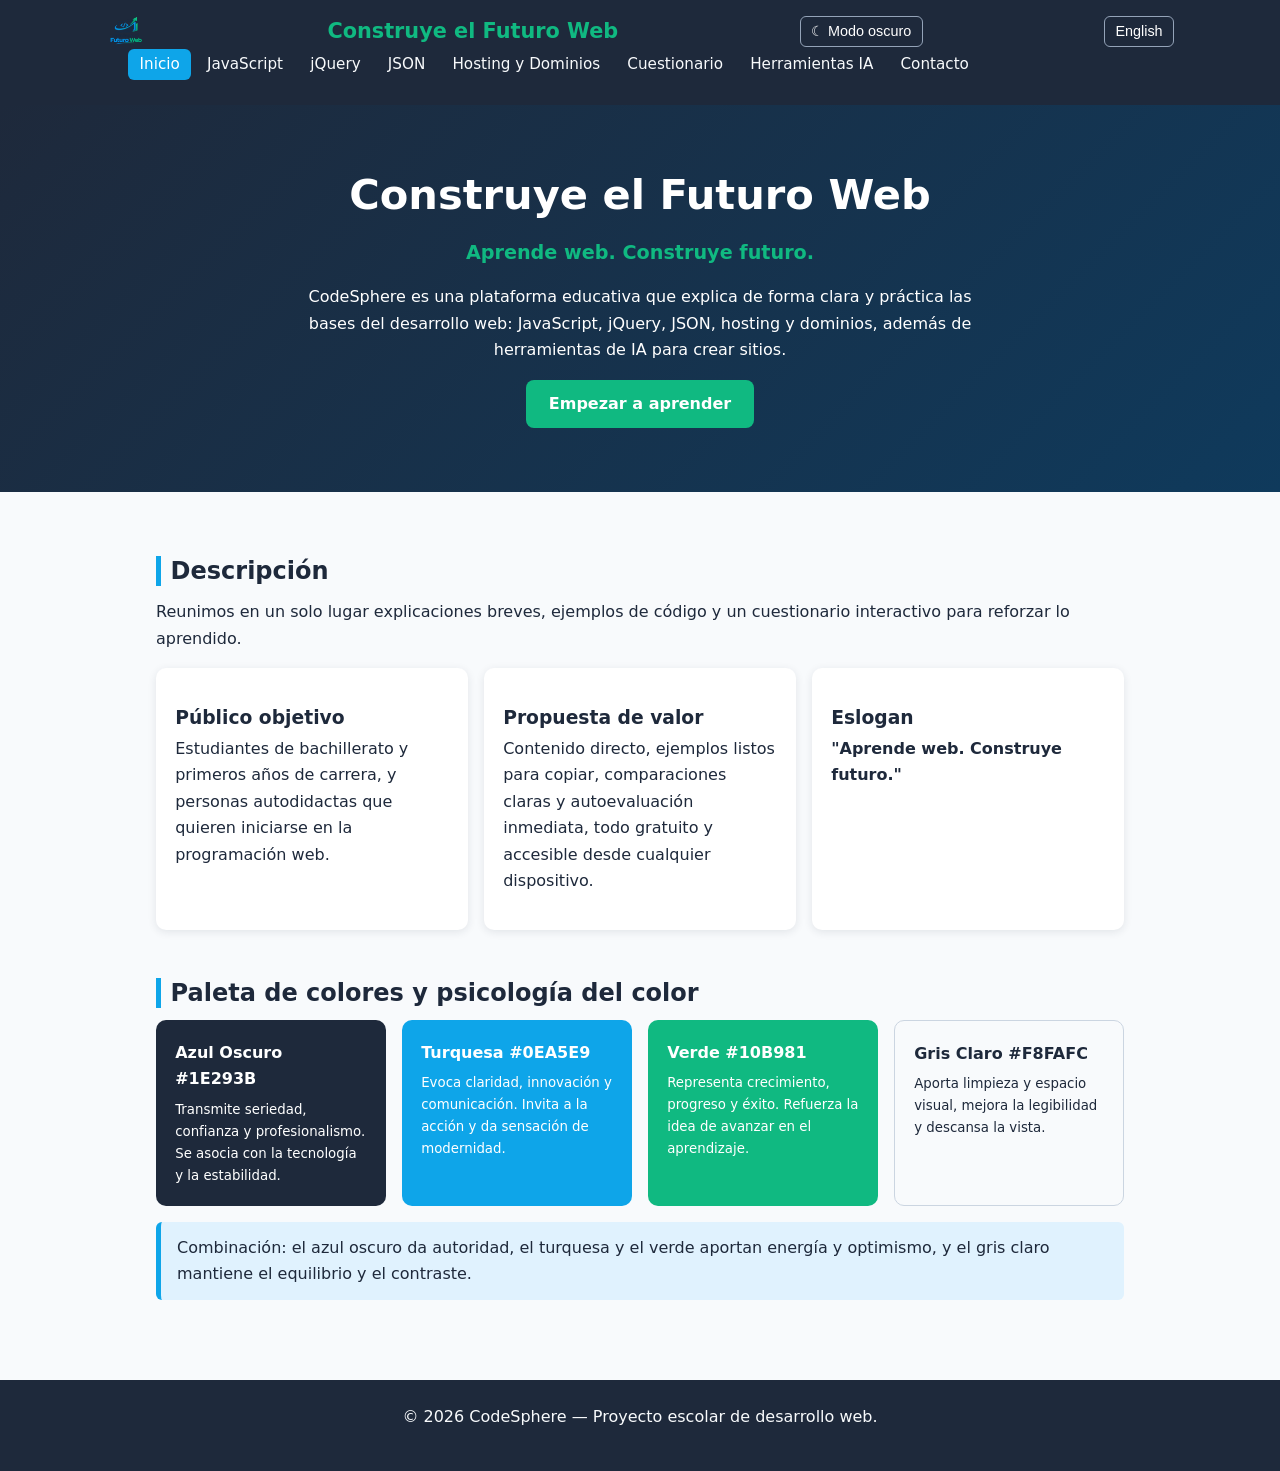
<file: index.html>
<!DOCTYPE html>
<html lang="es">
<head>
<meta charset="UTF-8">
<meta name="viewport" content="width=device-width, initial-scale=1.0">
<title data-i18n="page-title">Inicio | CodeSphere</title>
<link rel="stylesheet" href="styles.css">
</head>
<body>
<header class="site-header">
<nav class="nav">
  <!-- Se corrigió el tamaño a uno adecuado para un logo (ej: 150px) y se eliminó el '>' extra -->
  <img src="./imagenes/ChatGPT Image 8 oct 2026, 07_35_01 a.m..png" style="max-height: 40px; width: auto; object-fit: contain;" alt="Logo CodeSphere">

  <a class="brand" href="index.html"><span data-i18n="brand-prefix">Construye el</span> <span data-i18n="brand-accent">Futuro Web</span></a>
  <button class="nav-toggle" aria-label="Abrir menú">☰</button>
  <button class="theme-toggle" type="button" aria-label="Cambiar modo de color" aria-pressed="false">☾ Modo oscuro</button>
  <button class="lang-toggle" type="button" data-lang="en" aria-label="Cambiar idioma a inglés">English</button>
  <ul id="menu">
    <li><a href="index.html" data-i18n="nav-home">Inicio</a></li>
    <li><a href="javascript.html" data-i18n="nav-javascript">JavaScript</a></li>
    <li><a href="jquery.html" data-i18n="nav-jquery">jQuery</a></li>
    <li><a href="json.html" data-i18n="nav-json">JSON</a></li>
    <li><a href="hosting-dominios.html" data-i18n="nav-hosting">Hosting y Dominios</a></li>
    <li><a href="cuestionario.html" data-i18n="nav-quiz">Cuestionario</a></li>
    <li><a href="herramientas-ia.html" data-i18n="nav-ai">Herramientas IA</a></li>
    <li><a href="contacto.html" data-i18n="nav-contact">Contacto</a></li>
  </ul>
</nav>

</header>
<section class="hero">
<h1 data-i18n="home-title">Construye el Futuro Web</h1>
<p class="tag" data-i18n="home-tag">Aprende web. Construye futuro.</p>
<p data-i18n="home-intro">CodeSphere es una plataforma educativa que explica de forma clara y práctica las bases del desarrollo web: JavaScript, jQuery, JSON, hosting y dominios, además de herramientas de IA para crear sitios.</p>
<a class="btn" href="javascript.html" data-i18n="home-start">Empezar a aprender</a>
</section>
<main>
<h2 data-i18n="home-description-title">Descripción</h2>
<p data-i18n="home-description">Reunimos en un solo lugar explicaciones breves, ejemplos de código y un cuestionario interactivo para reforzar lo aprendido.</p>
<div class="grid">
<div class="card"><h3 data-i18n="home-audience-title">Público objetivo</h3><p data-i18n="home-audience">Estudiantes de bachillerato y primeros años de carrera, y personas autodidactas que quieren iniciarse en la programación web.</p></div>
<div class="card"><h3 data-i18n="home-value-title">Propuesta de valor</h3><p data-i18n="home-value">Contenido directo, ejemplos listos para copiar, comparaciones claras y autoevaluación inmediata, todo gratuito y accesible desde cualquier dispositivo.</p></div>
<div class="card"><h3 data-i18n="home-slogan-title">Eslogan</h3><p><strong data-i18n="home-slogan">"Aprende web. Construye futuro."</strong></p></div>
</div>
<h2 data-i18n="home-colors-title">Paleta de colores y psicología del color</h2>
<div class="grid">
<div class="swatch" style="background:#1E293B"><span data-i18n="home-dark-blue">Azul Oscuro #1E293B</span><small data-i18n="home-dark-blue-desc">Transmite seriedad, confianza y profesionalismo. Se asocia con la tecnología y la estabilidad.</small></div>
<div class="swatch" style="background:#0EA5E9"><span data-i18n="home-turquoise">Turquesa #0EA5E9</span><small data-i18n="home-turquoise-desc">Evoca claridad, innovación y comunicación. Invita a la acción y da sensación de modernidad.</small></div>
<div class="swatch" style="background:#10B981"><span data-i18n="home-green">Verde #10B981</span><small data-i18n="home-green-desc">Representa crecimiento, progreso y éxito. Refuerza la idea de avanzar en el aprendizaje.</small></div>
<div class="swatch" style="background:#F8FAFC;color:#1E293B;border:1px solid #cbd5e1"><span data-i18n="home-light-gray">Gris Claro #F8FAFC</span><small data-i18n="home-light-gray-desc">Aporta limpieza y espacio visual, mejora la legibilidad y descansa la vista.</small></div>
</div>
<div class="note" data-i18n="home-color-note">Combinación: el azul oscuro da autoridad, el turquesa y el verde aportan energía y optimismo, y el gris claro mantiene el equilibrio y el contraste.</div>
</main>
<footer><p data-i18n="footer-text">&copy; 2026 CodeSphere — Proyecto escolar de desarrollo web.</p></footer>
<script src="script.js"></script>
</body>
</html>
</file>
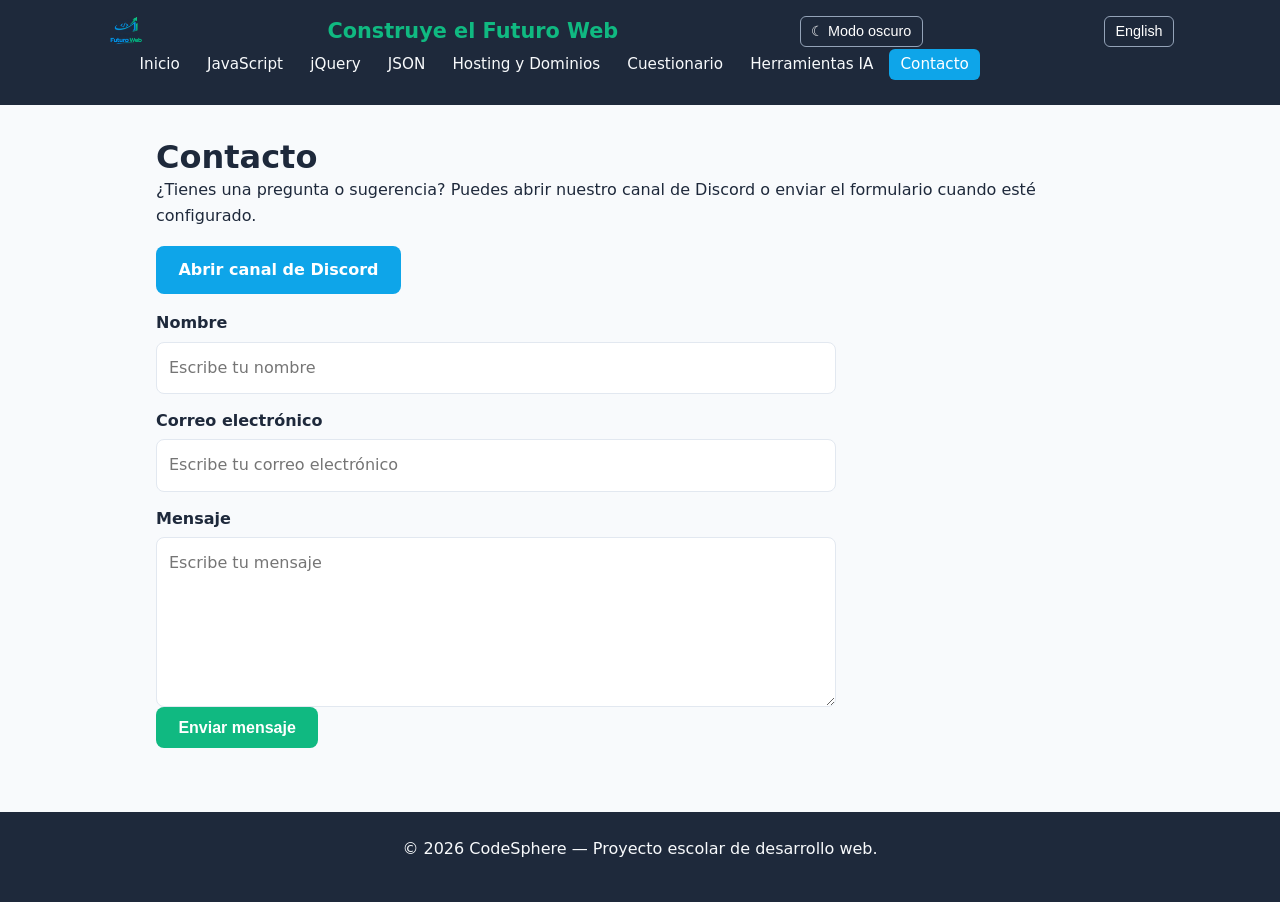
<file: contacto.html>
<!DOCTYPE html>
<html lang="es">
<head>
<meta charset="UTF-8">
<meta name="viewport" content="width=device-width, initial-scale=1.0">
<title data-i18n="page-title-contact">Contacto | CodeSphere</title>
<link rel="stylesheet" href="styles.css">
</head>
<body>
<header class="site-header">
<nav class="nav">
  <img src="./imagenes/ChatGPT Image 8 oct 2026, 07_35_01 a.m..png" style="max-height: 40px; width: auto; object-fit: contain;" alt="Logo CodeSphere">
  <a class="brand" href="index.html"><span data-i18n="brand-prefix">Construye el</span> <span data-i18n="brand-accent">Futuro Web</span></a>
  <button class="nav-toggle" aria-label="Abrir menú">☰</button>
  <button class="theme-toggle" type="button" aria-label="Cambiar modo de color" aria-pressed="false">☾ Modo oscuro</button>
  <button class="lang-toggle" type="button" data-lang="en" aria-label="Cambiar idioma a inglés">English</button>
  <ul id="menu">
    <li><a href="index.html" data-i18n="nav-home">Inicio</a></li>
    <li><a href="javascript.html" data-i18n="nav-javascript">JavaScript</a></li>
    <li><a href="jquery.html" data-i18n="nav-jquery">jQuery</a></li>
    <li><a href="json.html" data-i18n="nav-json">JSON</a></li>
    <li><a href="hosting-dominios.html" data-i18n="nav-hosting">Hosting y Dominios</a></li>
    <li><a href="cuestionario.html" data-i18n="nav-quiz">Cuestionario</a></li>
    <li><a href="herramientas-ia.html" data-i18n="nav-ai">Herramientas IA</a></li>
    <li><a href="contacto.html" data-i18n="nav-contact">Contacto</a></li>
  </ul>
</nav>
</header>
<main>
<h1 data-i18n="page-heading-contact">Contacto</h1>
<p data-i18n="contact-intro">¿Tienes una pregunta o sugerencia? Puedes abrir nuestro canal de Discord o enviar el formulario cuando esté configurado.</p>
<p><a class="btn sec" href="https://discord.com/channels/1558110260764614658/1558110261846609995" target="_blank" rel="noopener noreferrer" data-i18n="contact-discord">Abrir canal de Discord</a></p>
<form id="contact-form" class="contact-form">
  <label for="contact-name" data-i18n="contact-name">Nombre</label>
  <input id="contact-name" name="name" type="text" maxlength="100" autocomplete="name" required data-i18n-placeholder="contact-name-placeholder">
  <label for="contact-email" data-i18n="contact-email">Correo electrónico</label>
  <input id="contact-email" name="email" type="email" maxlength="254" autocomplete="email" required data-i18n-placeholder="contact-email-placeholder">
  <label for="contact-message" data-i18n="contact-message">Mensaje</label>
  <textarea id="contact-message" name="message" maxlength="1500" required data-i18n-placeholder="contact-message-placeholder"></textarea>
  <button type="submit" class="btn" data-i18n="contact-submit">Enviar mensaje</button>
</form>
<p id="contact-status" class="contact-status" role="status" aria-live="polite"></p>
</main>
<footer><p data-i18n="footer-text">&copy; 2026 CodeSphere — Proyecto escolar de desarrollo web.</p></footer>
<script src="script.js"></script>
</body>
</html>
</file>
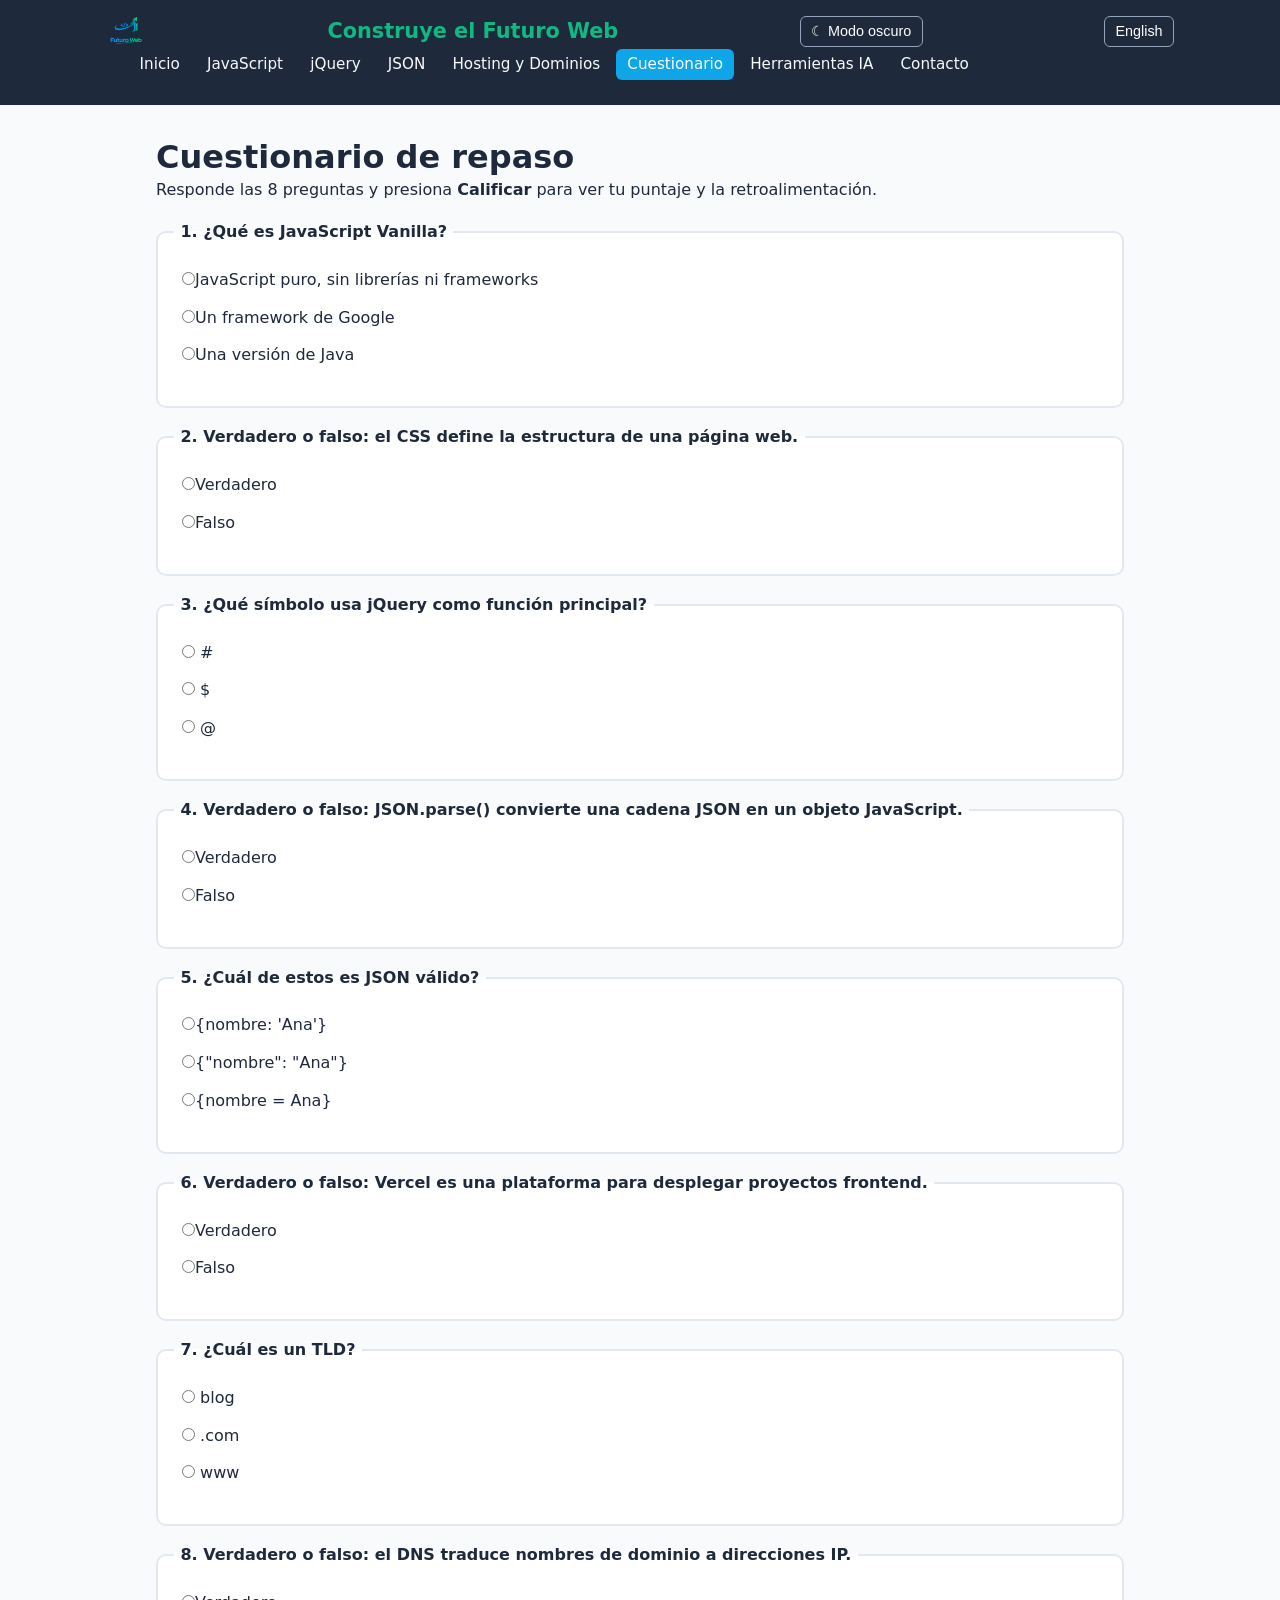
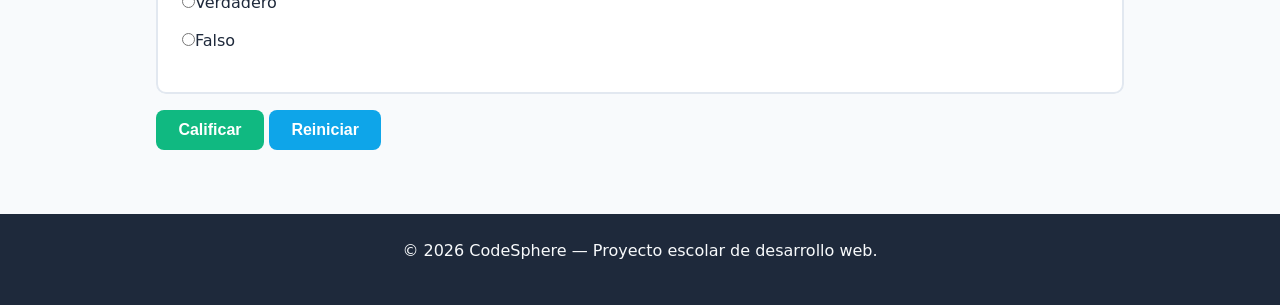
<file: cuestionario.html>
<!DOCTYPE html>
<html lang="es">
<head>
<meta charset="UTF-8">
<meta name="viewport" content="width=device-width, initial-scale=1.0">
<title data-i18n="page-title-quiz">Cuestionario | CodeSphere</title>
<link rel="stylesheet" href="styles.css">
</head>
<body>
<header class="site-header">
<nav class="nav">
  <!-- Se corrigió el tamaño a uno adecuado para un logo (ej: 150px) y se eliminó el '>' extra -->
  <img src="./imagenes/ChatGPT Image 8 oct 2026, 07_35_01 a.m..png" style="max-height: 40px; width: auto; object-fit: contain;" alt="Logo CodeSphere">

  <a class="brand" href="index.html"><span data-i18n="brand-prefix">Construye el</span> <span data-i18n="brand-accent">Futuro Web</span></a>
  <button class="nav-toggle" aria-label="Abrir menú">☰</button>
  <button class="theme-toggle" type="button" aria-label="Cambiar modo de color" aria-pressed="false">☾ Modo oscuro</button>
  <button class="lang-toggle" type="button" data-lang="en" aria-label="Cambiar idioma a inglés">English</button>
  <ul id="menu">
    <li><a href="index.html" data-i18n="nav-home">Inicio</a></li>
    <li><a href="javascript.html" data-i18n="nav-javascript">JavaScript</a></li>
    <li><a href="jquery.html" data-i18n="nav-jquery">jQuery</a></li>
    <li><a href="json.html" data-i18n="nav-json">JSON</a></li>
    <li><a href="hosting-dominios.html" data-i18n="nav-hosting">Hosting y Dominios</a></li>
    <li><a href="cuestionario.html" data-i18n="nav-quiz">Cuestionario</a></li>
    <li><a href="herramientas-ia.html" data-i18n="nav-ai">Herramientas IA</a></li>
    <li><a href="contacto.html" data-i18n="nav-contact">Contacto</a></li>
  </ul>
</nav>

</header>
<main>
<h1 data-i18n="page-heading-quiz">Cuestionario de repaso</h1>
<p data-i18n-html="quiz-instructions">Responde las 8 preguntas y presiona <strong>Calificar</strong> para ver tu puntaje y la retroalimentación.</p>
<form id="quiz-form">
<fieldset class="question" id="q1"><legend data-i18n="quiz-q1">1. ¿Qué es JavaScript Vanilla?</legend>
<label><input type="radio" name="q1" value="a"><span data-i18n="quiz-q1-a"> JavaScript puro, sin librerías ni frameworks</span></label>
<label><input type="radio" name="q1" value="b"><span data-i18n="quiz-q1-b"> Un framework de Google</span></label>
<label><input type="radio" name="q1" value="c"><span data-i18n="quiz-q1-c"> Una versión de Java</span></label>
<p class="fb"></p></fieldset>
<fieldset class="question" id="q2"><legend data-i18n="quiz-q2">2. Verdadero o falso: el CSS define la estructura de una página web.</legend>
<label><input type="radio" name="q2" value="v"><span data-i18n="quiz-true"> Verdadero</span></label>
<label><input type="radio" name="q2" value="f"><span data-i18n="quiz-false"> Falso</span></label>
<p class="fb"></p></fieldset>
<fieldset class="question" id="q3"><legend data-i18n="quiz-q3">3. ¿Qué símbolo usa jQuery como función principal?</legend>
<label><input type="radio" name="q3" value="a"> #</label>
<label><input type="radio" name="q3" value="b"> $</label>
<label><input type="radio" name="q3" value="c"> @</label>
<p class="fb"></p></fieldset>
<fieldset class="question" id="q4"><legend data-i18n="quiz-q4">4. Verdadero o falso: JSON.parse() convierte una cadena JSON en un objeto JavaScript.</legend>
<label><input type="radio" name="q4" value="v"><span data-i18n="quiz-true"> Verdadero</span></label>
<label><input type="radio" name="q4" value="f"><span data-i18n="quiz-false"> Falso</span></label>
<p class="fb"></p></fieldset>
<fieldset class="question" id="q5"><legend data-i18n="quiz-q5">5. ¿Cuál de estos es JSON válido?</legend>
<label><input type="radio" name="q5" value="a"><span data-i18n="quiz-q5-a">{nombre: 'Ana'}</span></label>
<label><input type="radio" name="q5" value="b"><span data-i18n="quiz-q5-b">{"nombre": "Ana"}</span></label>
<label><input type="radio" name="q5" value="c"><span data-i18n="quiz-q5-c">{nombre = Ana}</span></label>
<p class="fb"></p></fieldset>
<fieldset class="question" id="q6"><legend data-i18n="quiz-q6">6. Verdadero o falso: Vercel es una plataforma para desplegar proyectos frontend.</legend>
<label><input type="radio" name="q6" value="v"><span data-i18n="quiz-true"> Verdadero</span></label>
<label><input type="radio" name="q6" value="f"><span data-i18n="quiz-false"> Falso</span></label>
<p class="fb"></p></fieldset>
<fieldset class="question" id="q7"><legend data-i18n="quiz-q7">7. ¿Cuál es un TLD?</legend>
<label><input type="radio" name="q7" value="a"> blog</label>
<label><input type="radio" name="q7" value="b"> .com</label>
<label><input type="radio" name="q7" value="c"> www</label>
<p class="fb"></p></fieldset>
<fieldset class="question" id="q8"><legend data-i18n="quiz-q8">8. Verdadero o falso: el DNS traduce nombres de dominio a direcciones IP.</legend>
<label><input type="radio" name="q8" value="v"><span data-i18n="quiz-true"> Verdadero</span></label>
<label><input type="radio" name="q8" value="f"><span data-i18n="quiz-false"> Falso</span></label>
<p class="fb"></p></fieldset>
<button type="submit" class="btn" data-i18n="quiz-submit">Calificar</button>
<button type="reset" class="btn sec" data-i18n="quiz-reset">Reiniciar</button>
</form>
<div id="result" class="result" role="status"></div>
</main>
<footer><p data-i18n="footer-text">&copy; 2026 CodeSphere — Proyecto escolar de desarrollo web.</p></footer>
<script src="script.js"></script>
</body>
</html>
</file>
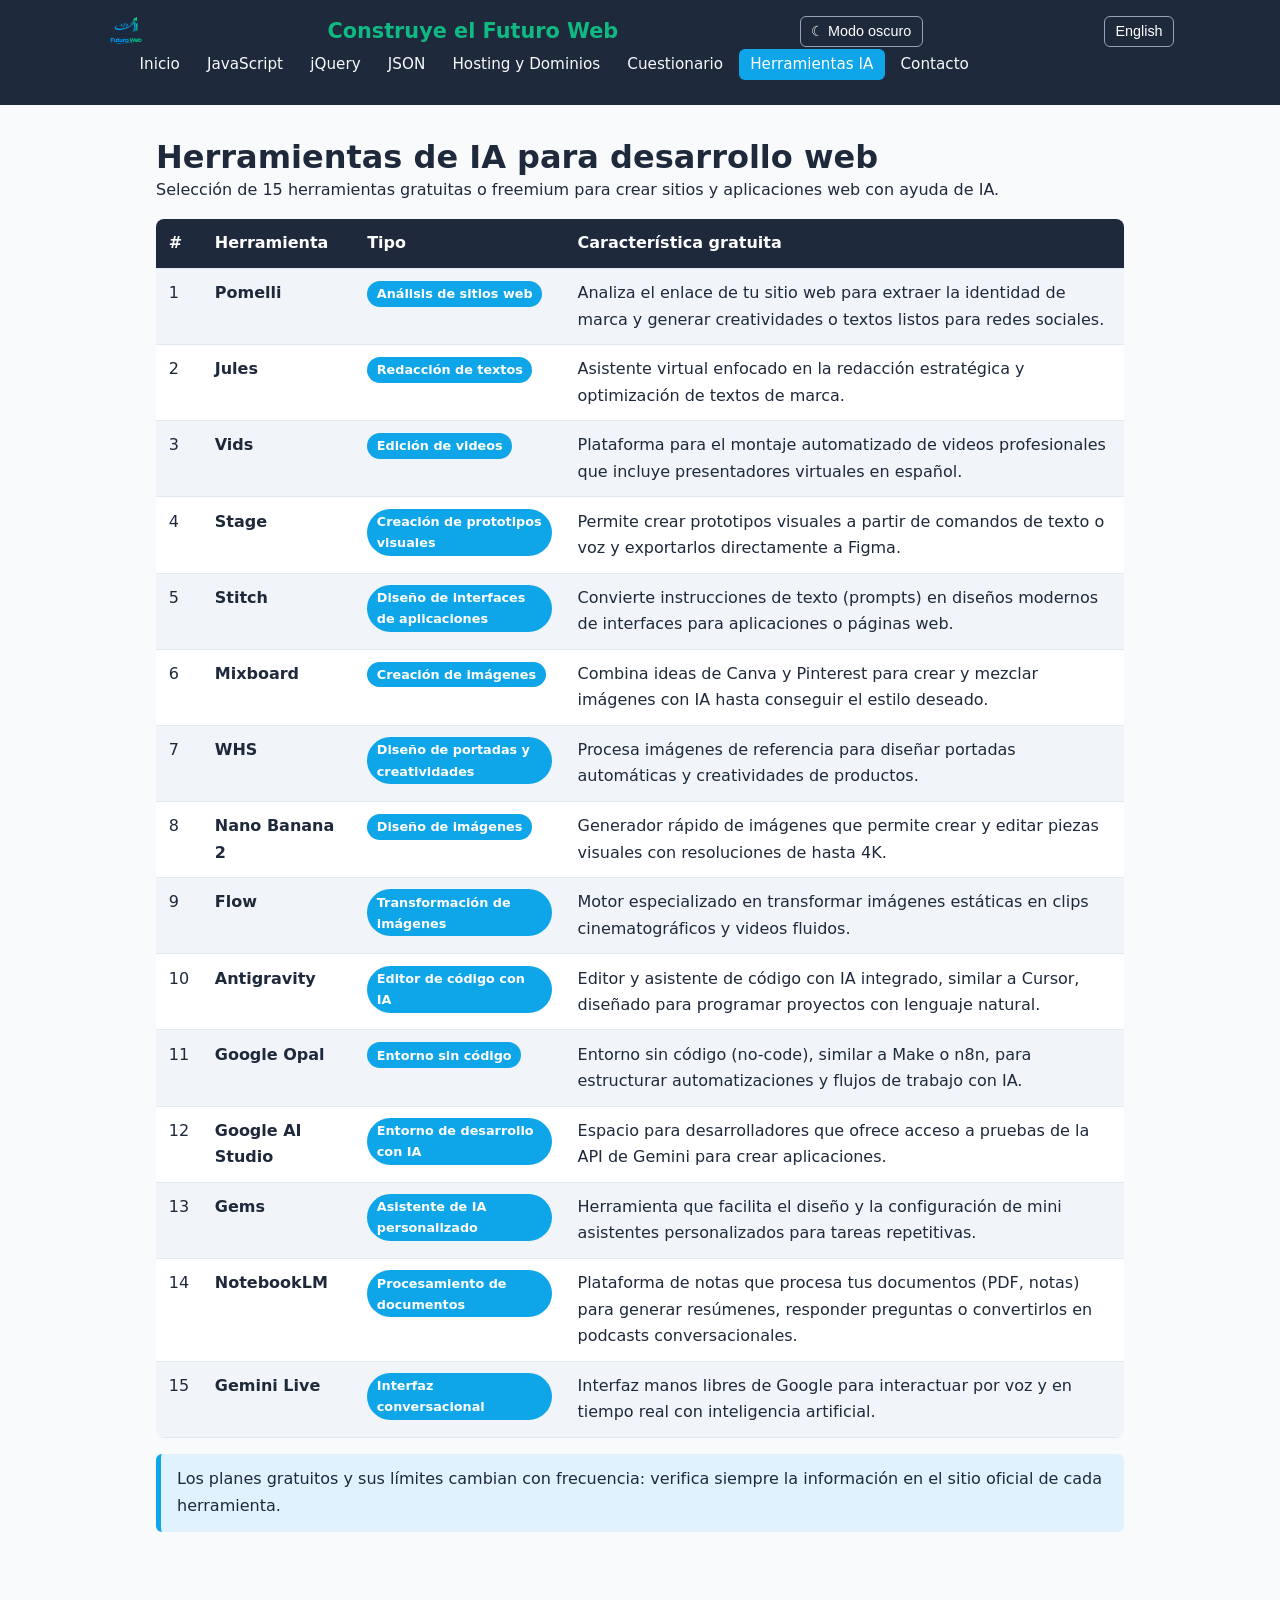
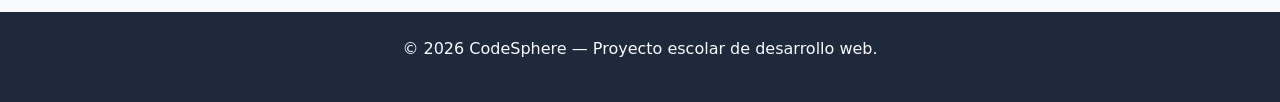
<file: herramientas-ia.html>
<!DOCTYPE html>
<html lang="es">
<head>
<meta charset="UTF-8">
<meta name="viewport" content="width=device-width, initial-scale=1.0">
<title data-i18n="page-title-ai">Herramientas IA | CodeSphere</title>
<link rel="stylesheet" href="styles.css">
</head>
<body>
<header class="site-header">
<nav class="nav">
  <!-- Se corrigió el tamaño a uno adecuado para un logo (ej: 150px) y se eliminó el '>' extra -->
  <img src="./imagenes/ChatGPT Image 8 oct 2026, 07_35_01 a.m..png" style="max-height: 40px; width: auto; object-fit: contain;" alt="Logo CodeSphere">

  <a class="brand" href="index.html"><span data-i18n="brand-prefix">Construye el</span> <span data-i18n="brand-accent">Futuro Web</span></a>
  <button class="nav-toggle" aria-label="Abrir menú">☰</button>
  <button class="theme-toggle" type="button" aria-label="Cambiar modo de color" aria-pressed="false">☾ Modo oscuro</button>
  <button class="lang-toggle" type="button" data-lang="en" aria-label="Cambiar idioma a inglés">English</button>
  <ul id="menu">
    <li><a href="index.html" data-i18n="nav-home">Inicio</a></li>
    <li><a href="javascript.html" data-i18n="nav-javascript">JavaScript</a></li>
    <li><a href="jquery.html" data-i18n="nav-jquery">jQuery</a></li>
    <li><a href="json.html" data-i18n="nav-json">JSON</a></li>
    <li><a href="hosting-dominios.html" data-i18n="nav-hosting">Hosting y Dominios</a></li>
    <li><a href="cuestionario.html" data-i18n="nav-quiz">Cuestionario</a></li>
    <li><a href="herramientas-ia.html" data-i18n="nav-ai">Herramientas IA</a></li>
    <li><a href="contacto.html" data-i18n="nav-contact">Contacto</a></li>
  </ul>
</nav>

</header>
<main>
<h1 data-i18n="page-heading-ai">Herramientas de IA para desarrollo web</h1>
<p data-i18n="ai-intro">Selección de 15 herramientas gratuitas o freemium para crear sitios y aplicaciones web con ayuda de IA.</p>
<div class="table-wrap"><table>
<tr><th>#</th><th data-i18n="ai-tool">Herramienta</th><th data-i18n="ai-type">Tipo</th><th data-i18n="ai-free-feature">Característica gratuita</th></tr>
<tr><td>1</td><td><strong>Pomelli</strong></td><td><span class="badge" data-i18n="ai-pomelli-type">analisa si tio web</span></td><td data-i18n="ai-pomelli">Analiza el enlace de tu sitio web para extraer su identidad de marca y generar creativos o copys listos para redes sociales.</td></tr>
<tr><td>2</td><td><strong>Jules</strong></td><td><span class="badge" data-i18n="ai-jules-type">redacion de texto</span></td><td data-i18n="ai-jules">Un asistente virtual enfocado en la redacción estratégica y optimización de textos de marca.</td></tr>
<tr><td>3</td><td><strong>Vids</strong></td><td><span class="badge" data-i18n="ai-vids-type">montaje de videos</span></td><td data-i18n="ai-vids">Plataforma para el montaje automatizado de videos profesionales que incluye presentadores virtuales en español.</td></tr>
<tr><td>4</td><td><strong>Stage</strong></td><td><span class="badge" data-i18n="ai-stage-type">creación de prototipos visuales</span></td><td data-i18n="ai-stage">Permite crear prototipos visuales a partir de comandos de texto o voz, facilitando su exportación directa a Figma.</td></tr>
<tr><td>5</td><td><strong>Stitch</strong></td><td><span class="badge" data-i18n="ai-stitch-type">conversión de textos en interfaces de apps modernas</span></td><td data-i18n="ai-stitch">Convierte instrucciones de texto (prompts) en diseños de interfaces modernas de aplicaciones o páginas web.</td></tr>
<tr><td>6</td><td><strong>Mixboard</strong></td><td><span class="badge" data-i18n="ai-mixboard-type">conversión entre canvas y pinterest</span></td><td data-i18n="ai-mixboard">Una combinación entre Canva y Pinterest que mezcla y genera imágenes mediante IA hasta conseguir el estilo deseado.</td></tr>
<tr><td>7</td><td><strong>WHS</strong></td><td><span class="badge" data-i18n="ai-whs-type">diseño de portadas y creativos</span></td><td data-i18n="ai-whs">Herramienta que procesa imágenes de referencia para diseñar portadas automáticas y creativos de productos.</td></tr>
<tr><td>8</td><td><strong>Nano Banana 2</strong></td><td><span class="badge" data-i18n="ai-nano-type">Diseño de imágenes</span></td><td data-i18n="ai-nano">Generador de imágenes de alta velocidad que permite crear y editar piezas visuales con resoluciones de hasta 4K.</td></tr>
<tr><td>9</td><td><strong>Flow</strong></td><td><span class="badge" data-i18n="ai-flow-type">Transformación de imágenes</span></td><td data-i18n="ai-flow">Un motor especializado en transformar imágenes estáticas en clips cinematográficos y videos fluidos.</td></tr>
<tr><td>10</td><td><strong>Antigravity</strong></td><td><span class="badge" data-i18n="ai-antigravity-type">Editor de código con IA</span></td><td data-i18n="ai-antigravity">Un editor y asistente de código con IA integrado similar a Cursor, diseñado para programar proyectos con lenguaje natural.</td></tr>
<tr><td>11</td><td><strong>Google Opal</strong></td><td><span class="badge" data-i18n="ai-opal-type">Entorno sin código</span></td><td data-i18n="ai-opal">Un entorno sin código (no-code) al estilo de Make o n8n para estructurar automatizaciones y flujos de trabajo con IA.</td></tr>
<tr><td>12</td><td><strong>Google AI Studio</strong></td><td><span class="badge" data-i18n="ai-studio-type">Ambiente de desarrollo con IA</span></td><td data-i18n="ai-studio">Espacio para desarrolladores que ofrece acceso a pruebas de la API de Gemini para la creación de aplicaciones.</td></tr>
<tr><td>13</td><td><strong>Gems</strong></td><td><span class="badge" data-i18n="ai-gems-type">Asistente de IA personalizado</span></td><td data-i18n="ai-gems">Herramienta integrada que facilita el diseño y configuración de mini-asistentes personalizados para tareas repetitivas.</td></tr>
<tr><td>14</td><td><strong>NotebookLM</strong></td><td><span class="badge" data-i18n="ai-notebook-type">Procesamiento de documentos</span></td><td data-i18n="ai-notebook">Plataforma de notas que procesa tus propios documentos (PDF, notas) para generar resúmenes, responder dudas o convertirlos en podcasts conversacionales.</td></tr>
<tr><td>15</td><td><strong>Gemini Live</strong></td><td><span class="badge" data-i18n="ai-gemini-type">Interfaz conversacional</span></td><td data-i18n="ai-gemini">Interfaz conversacional manos libres de Google para interactuar por voz en tiempo real con inteligencia artificial.</td></tr>
</table></div>
<div class="note" data-i18n="ai-note">Los planes gratuitos y sus límites cambian con frecuencia: verifica siempre en el sitio oficial de cada herramienta.</div>
</main>
<footer><p data-i18n="footer-text">&copy; 2026 CodeSphere — Proyecto escolar de desarrollo web.</p></footer>
<script src="script.js"></script>
</body>
</html>
</file>
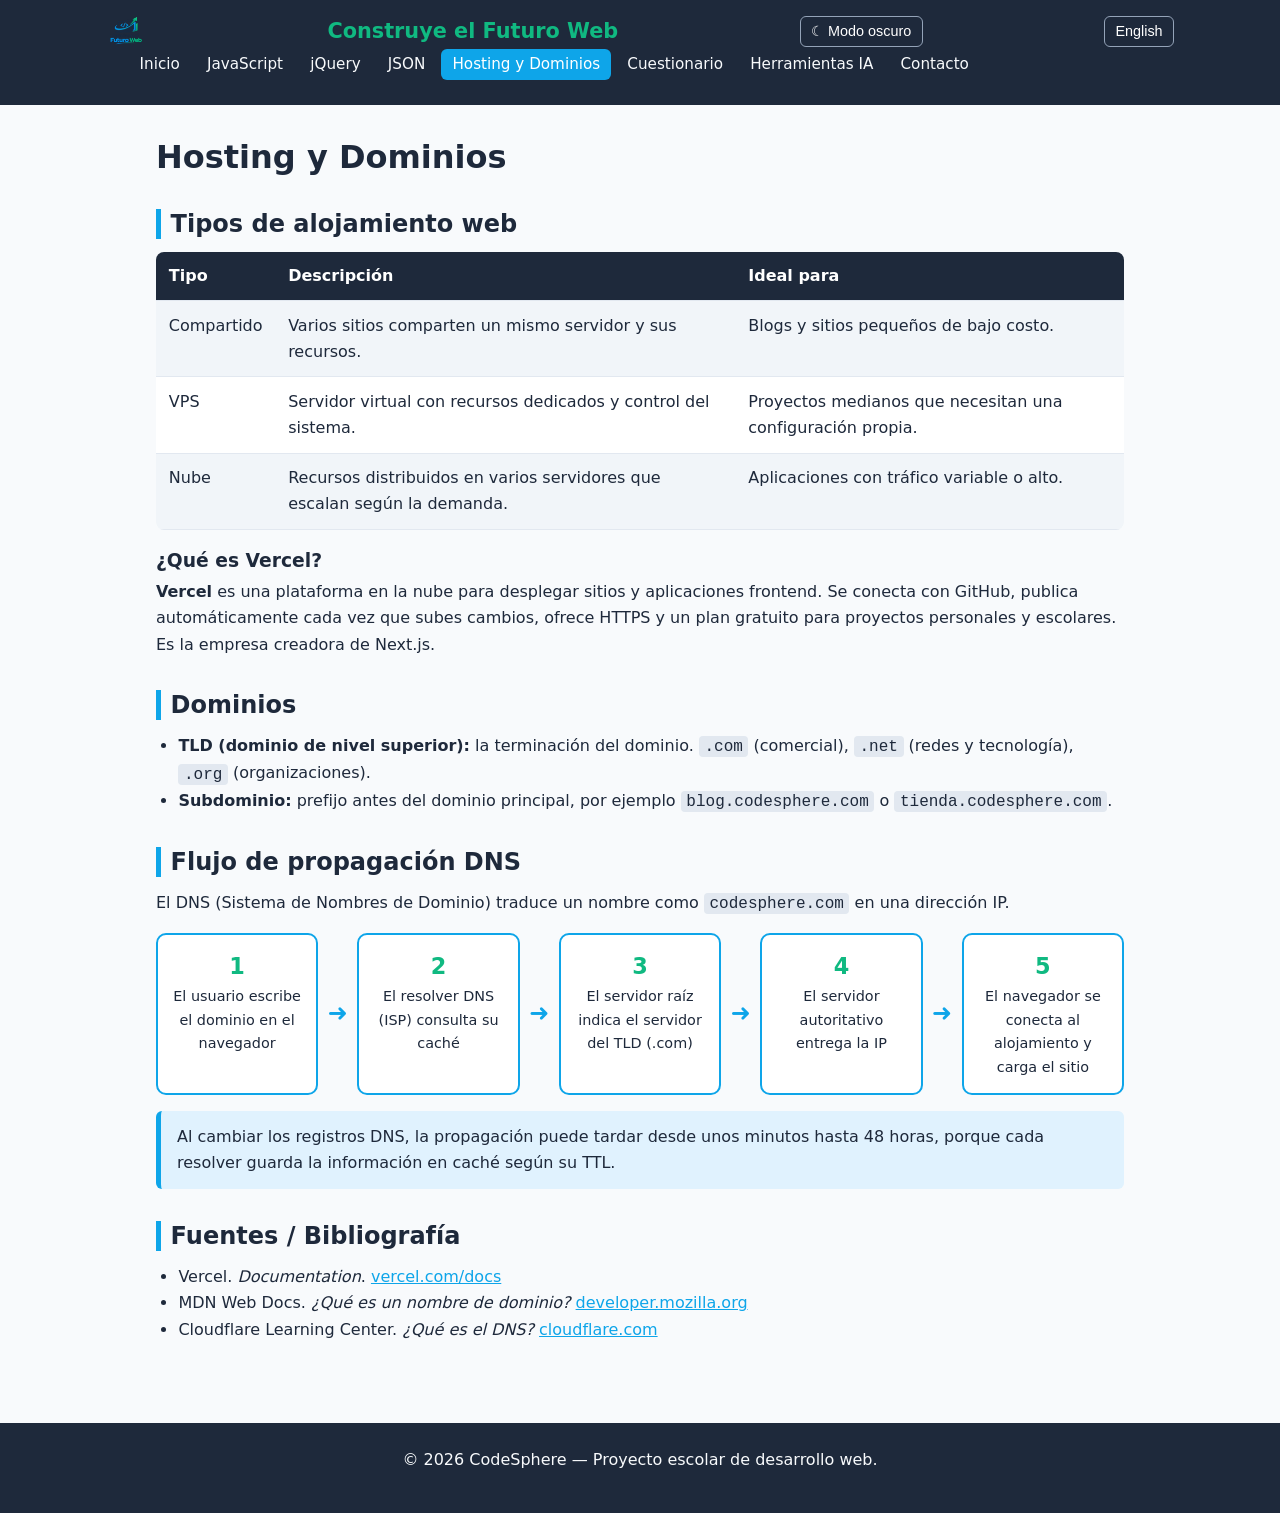
<file: hosting-dominios.html>
<!DOCTYPE html>
<html lang="es">
<head>
<meta charset="UTF-8">
<meta name="viewport" content="width=device-width, initial-scale=1.0">
<title data-i18n="page-title-hosting">Hosting y Dominios | CodeSphere</title>
<link rel="stylesheet" href="styles.css">
</head>
<body>
<header class="site-header">
<nav class="nav">
  <!-- Se corrigió el tamaño a uno adecuado para un logo (ej: 150px) y se eliminó el '>' extra -->
  <img src="./imagenes/ChatGPT Image 8 oct 2026, 07_35_01 a.m..png" style="max-height: 40px; width: auto; object-fit: contain;" alt="Logo CodeSphere">

  <a class="brand" href="index.html"><span data-i18n="brand-prefix">Construye el</span> <span data-i18n="brand-accent">Futuro Web</span></a>
  <button class="nav-toggle" aria-label="Abrir menú">☰</button>
  <button class="theme-toggle" type="button" aria-label="Cambiar modo de color" aria-pressed="false">☾ Modo oscuro</button>
  <button class="lang-toggle" type="button" data-lang="en" aria-label="Cambiar idioma a inglés">English</button>
  <ul id="menu">
    <li><a href="index.html" data-i18n="nav-home">Inicio</a></li>
    <li><a href="javascript.html" data-i18n="nav-javascript">JavaScript</a></li>
    <li><a href="jquery.html" data-i18n="nav-jquery">jQuery</a></li>
    <li><a href="json.html" data-i18n="nav-json">JSON</a></li>
    <li><a href="hosting-dominios.html" data-i18n="nav-hosting">Hosting y Dominios</a></li>
    <li><a href="cuestionario.html" data-i18n="nav-quiz">Cuestionario</a></li>
    <li><a href="herramientas-ia.html" data-i18n="nav-ai">Herramientas IA</a></li>
    <li><a href="contacto.html" data-i18n="nav-contact">Contacto</a></li>
  </ul>
</nav>

</header>
<main>
<h1 data-i18n="page-heading-hosting">Hosting y Dominios</h1>
<h2 data-i18n="hosting-types-title">Web Hosting: tipos</h2>
<div class="table-wrap"><table>
<tr><th data-i18n="hosting-type">Tipo</th><th data-i18n="hosting-description">Descripción</th><th data-i18n="hosting-ideal">Ideal para</th></tr>
<tr><td data-i18n="hosting-shared">Compartido</td><td data-i18n="hosting-shared-desc">Varios sitios comparten un mismo servidor y sus recursos.</td><td data-i18n="hosting-shared-ideal">Blogs y sitios pequeños, bajo costo.</td></tr>
<tr><td>VPS</td><td data-i18n="hosting-vps-desc">Servidor virtual con recursos dedicados y control del sistema.</td><td data-i18n="hosting-vps-ideal">Proyectos medianos que necesitan configuración propia.</td></tr>
<tr><td data-i18n="hosting-cloud">Nube</td><td data-i18n="hosting-cloud-desc">Recursos distribuidos en varios servidores, escalan según la demanda.</td><td data-i18n="hosting-cloud-ideal">Aplicaciones con tráfico variable o alto.</td></tr>
</table></div>
<h3 data-i18n="hosting-vercel-title">¿Qué es Vercel?</h3>
<p data-i18n-html="hosting-vercel-text"><strong>Vercel</strong> es una plataforma en la nube para desplegar sitios y aplicaciones frontend. Se conecta con GitHub, publica automáticamente cada vez que subes cambios, entrega HTTPS y ofrece un plan gratuito para proyectos personales y escolares. Es la empresa creadora de Next.js.</p>
<h2 data-i18n="hosting-domains-title">Dominios</h2>
<ul>
<li data-i18n-html="hosting-tld"><strong>TLD (dominio de nivel superior):</strong> la terminación del dominio. <code>.com</code> (comercial), <code>.net</code> (redes y tecnología), <code>.org</code> (organizaciones).</li>
<li data-i18n-html="hosting-subdomain"><strong>Subdominio:</strong> prefijo antes del dominio principal, por ejemplo <code>blog.codesphere.com</code> o <code>tienda.codesphere.com</code>.</li>
</ul>
<h2 data-i18n="hosting-dns-title">Flujo de propagación DNS</h2>
<p data-i18n-html="hosting-dns-text">El DNS (Sistema de Nombres de Dominio) traduce un nombre como <code>codesphere.com</code> en una dirección IP.</p>
<div class="flow">
<div class="step"><b>1</b><span data-i18n="hosting-dns-step-1">Usuario escribe el dominio en el navegador</span></div><div class="arrow">&#10140;</div>
<div class="step"><b>2</b><span data-i18n="hosting-dns-step-2">Resolver DNS (ISP) consulta su caché</span></div><div class="arrow">&#10140;</div>
<div class="step"><b>3</b><span data-i18n="hosting-dns-step-3">Servidor raíz indica el servidor del TLD (.com)</span></div><div class="arrow">&#10140;</div>
<div class="step"><b>4</b><span data-i18n="hosting-dns-step-4">Servidor autoritativo entrega la IP</span></div><div class="arrow">&#10140;</div>
<div class="step"><b>5</b><span data-i18n="hosting-dns-step-5">El navegador se conecta al hosting y carga el sitio</span></div>
</div>
<div class="note" data-i18n="hosting-dns-note">Al cambiar los registros DNS, la propagación puede tardar desde minutos hasta 48 horas, porque cada resolver guarda en caché la información según su TTL.</div>
<h2 data-i18n="sources-title">Fuentes / Bibliografía</h2>
<ul>
<li>Vercel. <em>Documentation</em>. <a href="https://vercel.com/docs" target="_blank" rel="noopener">vercel.com/docs</a></li>
<li>MDN Web Docs. <em data-i18n="hosting-domain-reference">¿Qué es un nombre de dominio?</em> <a href="https://developer.mozilla.org/es/docs/Learn/Common_questions/Web_mechanics/What_is_a_domain_name" target="_blank" rel="noopener">developer.mozilla.org</a></li>
<li>Cloudflare Learning Center. <em data-i18n="hosting-dns-reference">¿Qué es el DNS?</em> <a href="https://www.cloudflare.com/es-la/learning/dns/what-is-dns/" target="_blank" rel="noopener">cloudflare.com</a></li>
</ul>
</main>
<footer><p data-i18n="footer-text">&copy; 2026 CodeSphere — Proyecto escolar de desarrollo web.</p></footer>
<script src="script.js"></script>
</body>
</html>
</file>
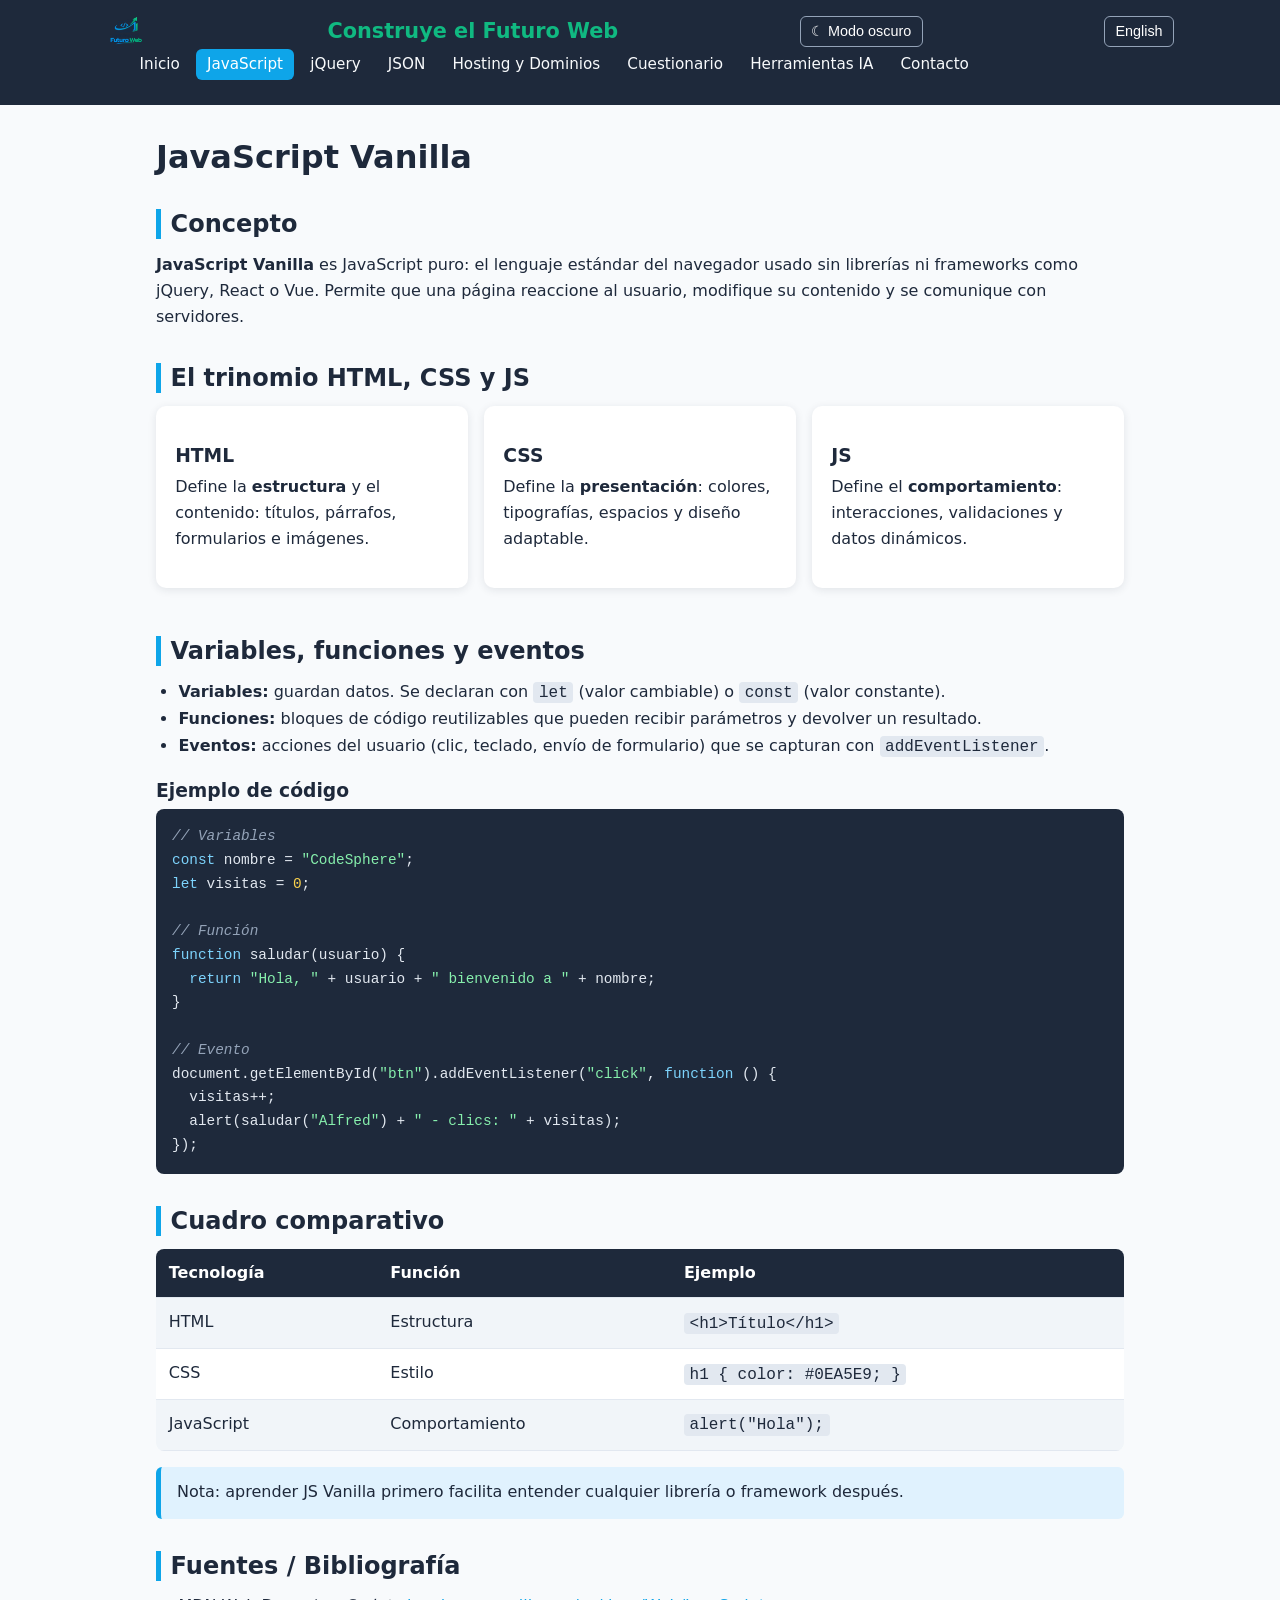
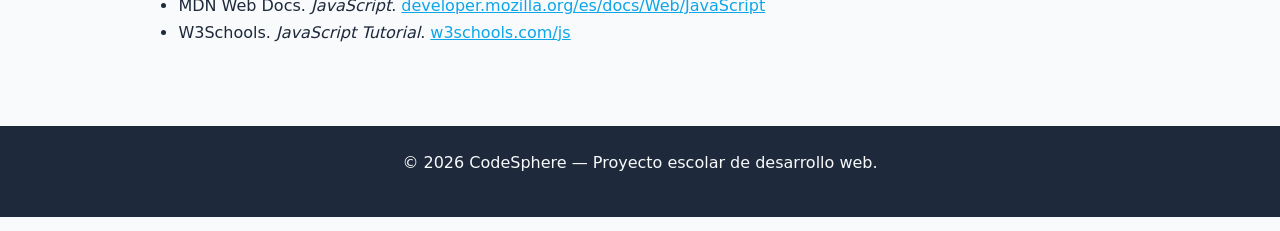
<file: javascript.html>
<!DOCTYPE html>
<html lang="es">
<head>
<meta charset="UTF-8">
<meta name="viewport" content="width=device-width, initial-scale=1.0">
<title data-i18n="page-title-javascript">JavaScript | CodeSphere</title>
<link rel="stylesheet" href="styles.css">
</head>
<body>
<header class="site-header">
<nav class="nav">
  <!-- Se corrigió el tamaño a uno adecuado para un logo (ej: 150px) y se eliminó el '>' extra -->
  <img src="./imagenes/ChatGPT Image 8 oct 2026, 07_35_01 a.m..png" style="max-height: 40px; width: auto; object-fit: contain;" alt="Logo CodeSphere">

  <a class="brand" href="index.html"><span data-i18n="brand-prefix">Construye el</span> <span data-i18n="brand-accent">Futuro Web</span></a>
  <button class="nav-toggle" aria-label="Abrir menú">☰</button>
  <button class="theme-toggle" type="button" aria-label="Cambiar modo de color" aria-pressed="false">☾ Modo oscuro</button>
  <button class="lang-toggle" type="button" data-lang="en" aria-label="Cambiar idioma a inglés">English</button>
  <ul id="menu">
    <li><a href="index.html" data-i18n="nav-home">Inicio</a></li>
    <li><a href="javascript.html" data-i18n="nav-javascript">JavaScript</a></li>
    <li><a href="jquery.html" data-i18n="nav-jquery">jQuery</a></li>
    <li><a href="json.html" data-i18n="nav-json">JSON</a></li>
    <li><a href="hosting-dominios.html" data-i18n="nav-hosting">Hosting y Dominios</a></li>
    <li><a href="cuestionario.html" data-i18n="nav-quiz">Cuestionario</a></li>
    <li><a href="herramientas-ia.html" data-i18n="nav-ai">Herramientas IA</a></li>
    <li><a href="contacto.html" data-i18n="nav-contact">Contacto</a></li>
  </ul>
</nav>

</header>
<main>
<h1 data-i18n="js-title">JavaScript Vanilla</h1>
<h2 data-i18n="concept-title">Concepto</h2>
<p data-i18n-html="concept-text"><strong>JavaScript Vanilla</strong> es JavaScript puro: el lenguaje estándar del navegador usado sin librerías ni frameworks como jQuery, React o Vue. Permite que una página reaccione al usuario, modifique su contenido y se comunique con servidores.</p>
<h2 data-i18n="trinomio-title">El trinomio HTML, CSS y JS</h2>
<div class="grid">
<div class="card"><h3 data-i18n="html-title">HTML</h3><p data-i18n-html="html-text">Define la <strong>estructura</strong> y el contenido: títulos, párrafos, formularios, imágenes.</p></div>
<div class="card"><h3 data-i18n="css-title">CSS</h3><p data-i18n-html="css-text">Define la <strong>presentación</strong>: colores, tipografías, espacios y diseño responsivo.</p></div>
<div class="card"><h3 data-i18n="js-card-title">JS</h3><p data-i18n-html="js-card-text">Define el <strong>comportamiento</strong>: interacciones, validaciones y datos dinámicos.</p></div>
</div>
<h2 data-i18n="variables-title">Variables, funciones y eventos</h2>
<ul>
<li data-i18n-html="variables-text"><strong>Variables:</strong> guardan datos. Se declaran con <code>let</code> (valor cambiable) o <code>const</code> (valor constante).</li>
<li data-i18n-html="functions-text"><strong>Funciones:</strong> bloques de código reutilizables que pueden recibir parámetros y devolver un resultado.</li>
<li data-i18n-html="events-text"><strong>Eventos:</strong> acciones del usuario (clic, teclado, envío de formulario) que se capturan con <code>addEventListener</code>.</li>
</ul>
<h3 data-i18n="code-example-title">Ejemplo de código</h3>
<pre><code><span class="c" data-i18n="js-code-variables">// Variables</span>
<span class="k">const</span> nombre = <span class="s">"CodeSphere"</span>;
<span class="k">let</span> visitas = <span class="n">0</span>;

<span class="c" data-i18n="js-code-function">// Función</span>
<span class="k">function</span> saludar(usuario) {
  <span class="k">return</span> <span class="s" data-i18n="js-code-greeting">"Hola, "</span> + usuario + <span class="s" data-i18n="js-code-welcome">" bienvenido a "</span> + nombre;
}

<span class="c" data-i18n="js-code-event">// Evento</span>
document.getElementById(<span class="s">"btn"</span>).addEventListener(<span class="s">"click"</span>, <span class="k">function</span> () {
  visitas++;
  alert(saludar(<span class="s">"Alfred"</span>) + <span class="s" data-i18n="js-code-clicks">" - clics: "</span> + visitas);
});</code></pre>
<h2 data-i18n="table-title">Cuadro comparativo</h2>
<div class="table-wrap"><table>
<tr><th data-i18n="table-tech">Tecnología</th><th data-i18n="table-func">Función</th><th data-i18n="table-example">Ejemplo</th></tr>
<tr><td>HTML</td><td data-i18n="html-struct">Estructura</td><td><code>&lt;h1&gt;<span data-i18n="example-title">Título</span>&lt;/h1&gt;</code></td></tr>
<tr><td>CSS</td><td data-i18n="css-struct">Estilo</td><td><code>h1 { color: #0EA5E9; }</code></td></tr>
<tr><td>JavaScript</td><td data-i18n="js-struct">Comportamiento</td><td><code>alert("<span data-i18n="example-hello">Hola</span>");</code></td></tr>
</table></div>
<div class="note" data-i18n="note-text">Nota: aprender JS Vanilla primero facilita entender cualquier librería o framework después.</div>
<h2 data-i18n="sources-title">Fuentes / Bibliografía</h2>
<ul>
<li>MDN Web Docs. <em>JavaScript</em>. <a href="https://developer.mozilla.org/es/docs/Web/JavaScript" target="_blank" rel="noopener">developer.mozilla.org/es/docs/Web/JavaScript</a></li>
<li>W3Schools. <em>JavaScript Tutorial</em>. <a href="https://www.w3schools.com/js/" target="_blank" rel="noopener">w3schools.com/js</a></li>
</ul>
</main>
<footer><p data-i18n="footer-text">&copy; 2026 CodeSphere — Proyecto escolar de desarrollo web.</p></footer>
<script src="script.js"></script>
</body>
</html>
</file>
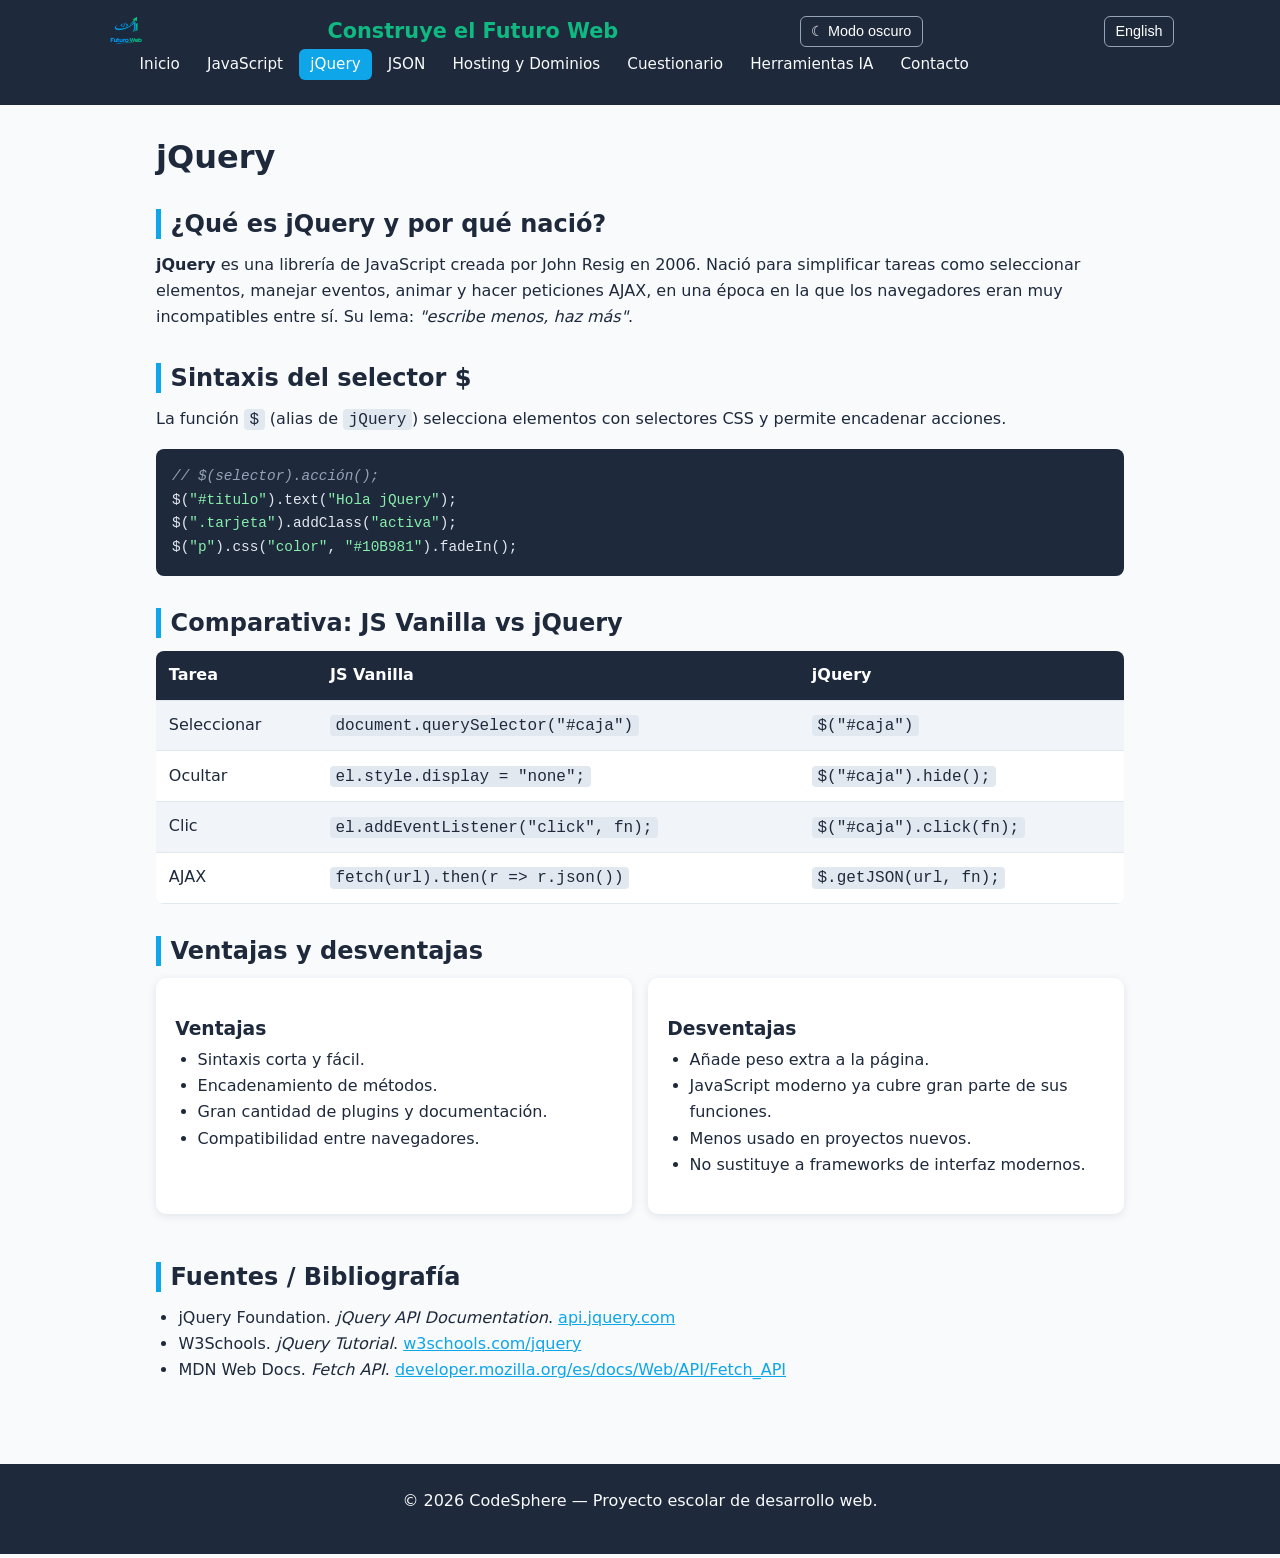
<file: jquery.html>
<!DOCTYPE html>
<html lang="es">
<head>
<meta charset="UTF-8">
<meta name="viewport" content="width=device-width, initial-scale=1.0">
<title data-i18n="page-title-jquery">jQuery | CodeSphere</title>
<link rel="stylesheet" href="styles.css">
</head>
<body>
<header class="site-header">
<nav class="nav">
  <!-- Se corrigió el tamaño a uno adecuado para un logo (ej: 150px) y se eliminó el '>' extra -->
  <img src="./imagenes/ChatGPT Image 8 oct 2026, 07_35_01 a.m..png" style="max-height: 40px; width: auto; object-fit: contain;" alt="Logo CodeSphere">

  <a class="brand" href="index.html"><span data-i18n="brand-prefix">Construye el</span> <span data-i18n="brand-accent">Futuro Web</span></a>
  <button class="nav-toggle" aria-label="Abrir menú">☰</button>
  <button class="theme-toggle" type="button" aria-label="Cambiar modo de color" aria-pressed="false">☾ Modo oscuro</button>
  <button class="lang-toggle" type="button" data-lang="en" aria-label="Cambiar idioma a inglés">English</button>
  <ul id="menu">
    <li><a href="index.html" data-i18n="nav-home">Inicio</a></li>
    <li><a href="javascript.html" data-i18n="nav-javascript">JavaScript</a></li>
    <li><a href="jquery.html" data-i18n="nav-jquery">jQuery</a></li>
    <li><a href="json.html" data-i18n="nav-json">JSON</a></li>
    <li><a href="hosting-dominios.html" data-i18n="nav-hosting">Hosting y Dominios</a></li>
    <li><a href="cuestionario.html" data-i18n="nav-quiz">Cuestionario</a></li>
    <li><a href="herramientas-ia.html" data-i18n="nav-ai">Herramientas IA</a></li>
    <li><a href="contacto.html" data-i18n="nav-contact">Contacto</a></li>
  </ul>
</nav>
</header>
<main>
<h1 data-i18n="page-heading-jquery">jQuery</h1>
<h2 data-i18n="jquery-origin-title">¿Qué es jQuery y por qué nació?</h2>
<p data-i18n-html="jquery-origin-text"><strong>jQuery</strong> es una librería de JavaScript creada por John Resig en 2006. Nació para simplificar tareas como seleccionar elementos, manejar eventos, animar y hacer peticiones AJAX, en una época en la que los navegadores eran muy incompatibles entre sí. Su lema: <em>"escribe menos, haz más"</em>.</p>
<h2 data-i18n="jquery-syntax-title">Sintaxis del selector $</h2>
<p data-i18n-html="jquery-syntax-text">La función <code>$</code> (alias de <code>jQuery</code>) selecciona elementos con selectores CSS y permite encadenar acciones.</p>
<pre><code><span class="c" data-i18n="jquery-code-comment">// $(selector).acción();</span>
$(<span class="s">"#titulo"</span>).text(<span class="s" data-i18n="jquery-code-hello">"Hola jQuery"</span>);
$(<span class="s">".tarjeta"</span>).addClass(<span class="s">"activa"</span>);
$(<span class="s">"p"</span>).css(<span class="s">"color"</span>, <span class="s">"#10B981"</span>).fadeIn();</code></pre>
<h2 data-i18n="jquery-compare-title">Comparativa: JS Vanilla vs jQuery</h2>
<div class="table-wrap"><table>
<tr><th data-i18n="jquery-task">Tarea</th><th>JS Vanilla</th><th>jQuery</th></tr>
<tr><td data-i18n="jquery-select">Seleccionar</td><td><code>document.querySelector("#caja")</code></td><td><code>$("#caja")</code></td></tr>
<tr><td data-i18n="jquery-hide">Ocultar</td><td><code>el.style.display = "none";</code></td><td><code>$("#caja").hide();</code></td></tr>
<tr><td data-i18n="jquery-click">Clic</td><td><code>el.addEventListener("click", fn);</code></td><td><code>$("#caja").click(fn);</code></td></tr>
<tr><td>AJAX</td><td><code>fetch(url).then(r =&gt; r.json())</code></td><td><code>$.getJSON(url, fn);</code></td></tr>
</table></div>
<h2 data-i18n="jquery-pros-cons-title">Ventajas y desventajas</h2>
<div class="grid">
<div class="card"><h3 data-i18n="jquery-pros">Ventajas</h3><ul>
<li data-i18n="jquery-pro-1">Sintaxis corta y fácil.</li><li data-i18n="jquery-pro-2">Encadenamiento de métodos.</li><li data-i18n="jquery-pro-3">Gran cantidad de plugins y documentación.</li><li data-i18n="jquery-pro-4">Compatibilidad entre navegadores.</li></ul></div>
<div class="card"><h3 data-i18n="jquery-cons">Desventajas</h3><ul>
<li data-i18n="jquery-con-1">Añade peso extra a la página.</li><li data-i18n="jquery-con-2">JS moderno ya cubre gran parte de sus funciones.</li><li data-i18n="jquery-con-3">Menos usado en proyectos nuevos.</li><li data-i18n="jquery-con-4">No sustituye a frameworks de interfaz modernos.</li></ul></div>
</div>
<h2 data-i18n="sources-title">Fuentes / Bibliografía</h2>
<ul>
<li>jQuery Foundation. <em>jQuery API Documentation</em>. <a href="https://api.jquery.com/" target="_blank" rel="noopener">api.jquery.com</a></li>
<li>W3Schools. <em>jQuery Tutorial</em>. <a href="https://www.w3schools.com/jquery/" target="_blank" rel="noopener">w3schools.com/jquery</a></li>
<li>MDN Web Docs. <em>Fetch API</em>. <a href="https://developer.mozilla.org/es/docs/Web/API/Fetch_API" target="_blank" rel="noopener">developer.mozilla.org/es/docs/Web/API/Fetch_API</a></li>
</ul>
</main>
<footer><p data-i18n="footer-text">&copy; 2026 CodeSphere — Proyecto escolar de desarrollo web.</p></footer>
<script src="script.js"></script>
</body>
</html>
</file>
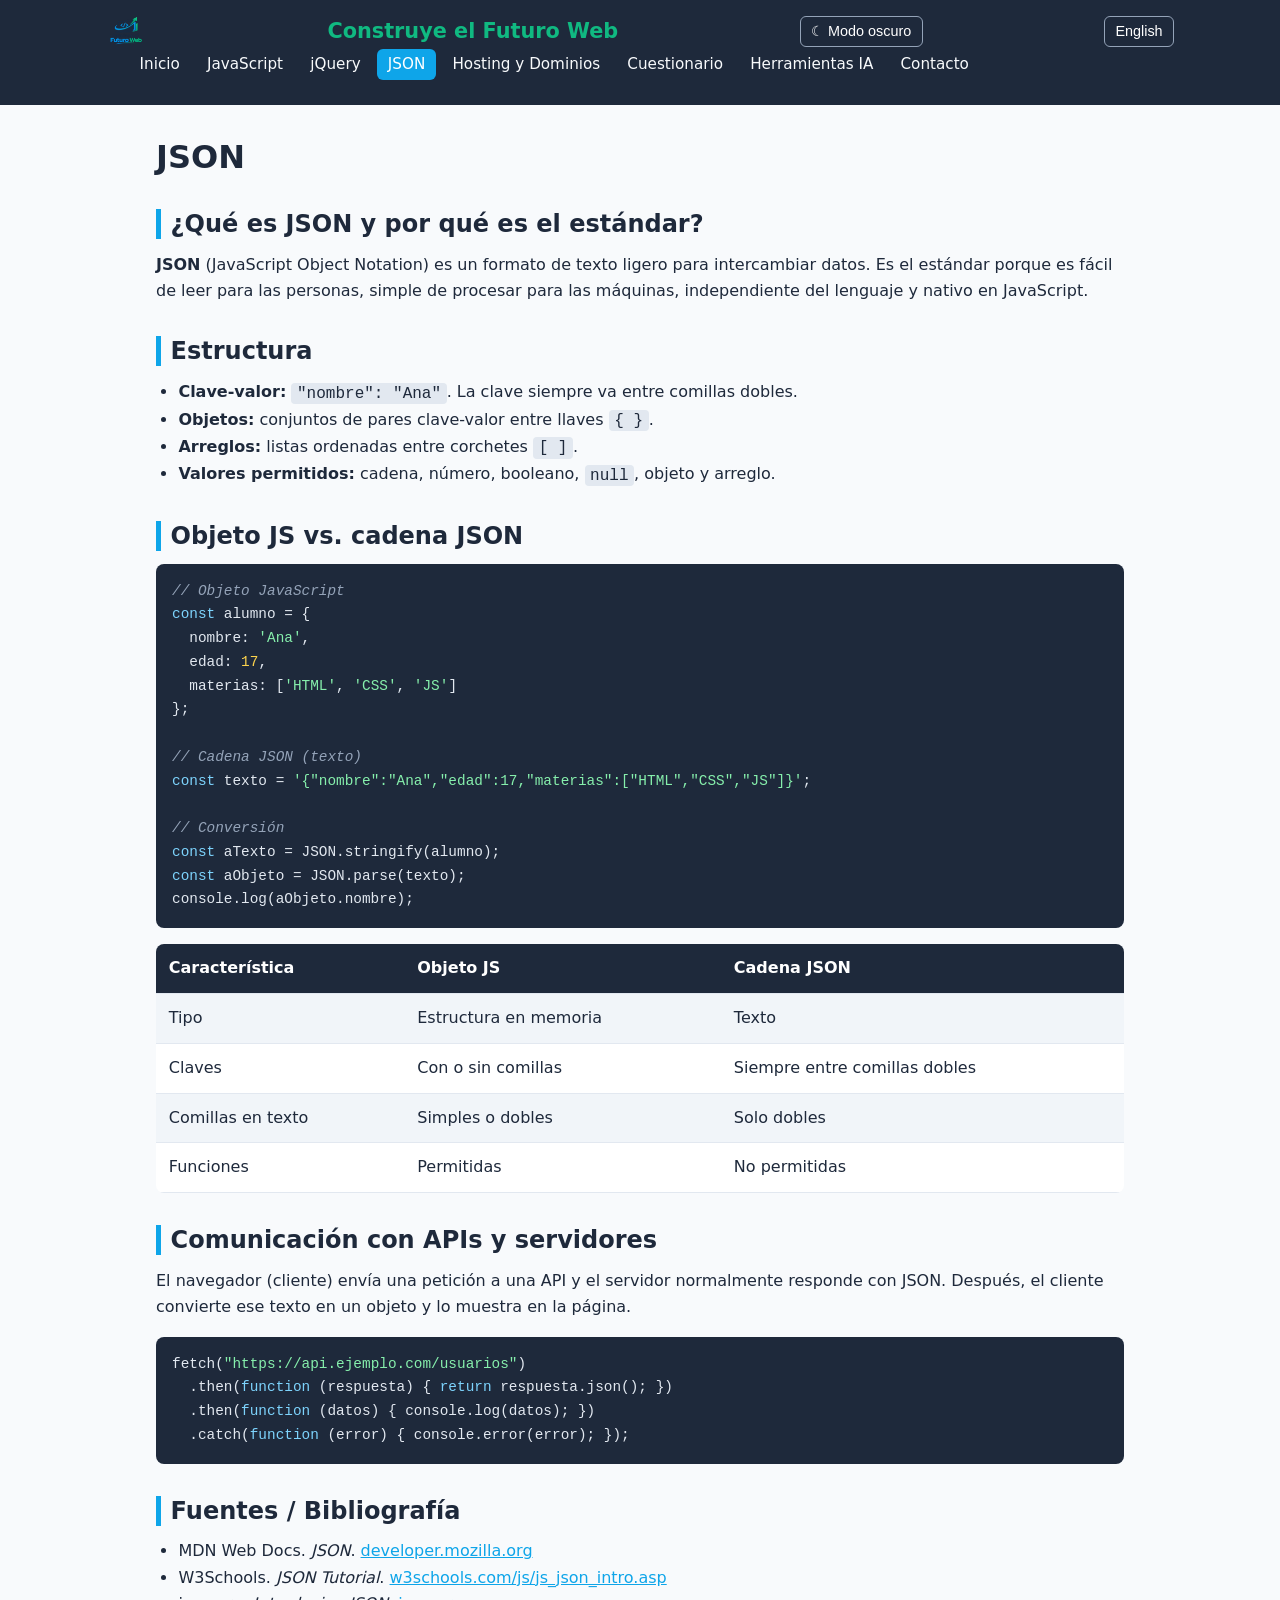
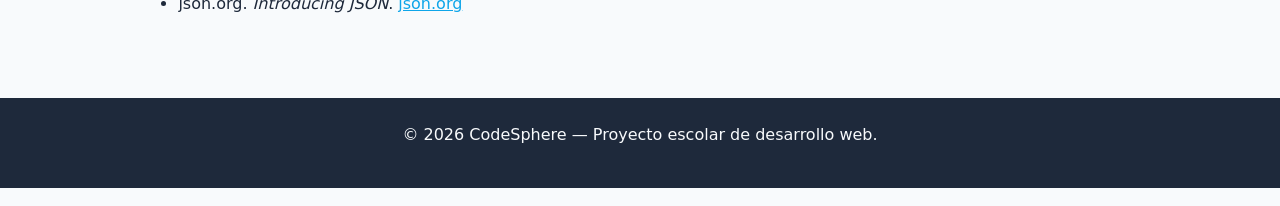
<file: json.html>
<!DOCTYPE html>
<html lang="es">
<head>
<meta charset="UTF-8">
<meta name="viewport" content="width=device-width, initial-scale=1.0">
<title data-i18n="page-title-json">JSON | CodeSphere</title>
<link rel="stylesheet" href="styles.css">
</head>
<body>
<header class="site-header">
<nav class="nav">
  <!-- Se corrigió el tamaño a uno adecuado para un logo (ej: 150px) y se eliminó el '>' extra -->
  <img src="./imagenes/ChatGPT Image 8 oct 2026, 07_35_01 a.m..png" style="max-height: 40px; width: auto; object-fit: contain;" alt="Logo CodeSphere">

  <a class="brand" href="index.html"><span data-i18n="brand-prefix">Construye el</span> <span data-i18n="brand-accent">Futuro Web</span></a>
  <button class="nav-toggle" aria-label="Abrir menú">☰</button>
  <button class="theme-toggle" type="button" aria-label="Cambiar modo de color" aria-pressed="false">☾ Modo oscuro</button>
  <button class="lang-toggle" type="button" data-lang="en" aria-label="Cambiar idioma a inglés">English</button>
  <ul id="menu">
    <li><a href="index.html" data-i18n="nav-home">Inicio</a></li>
    <li><a href="javascript.html" data-i18n="nav-javascript">JavaScript</a></li>
    <li><a href="jquery.html" data-i18n="nav-jquery">jQuery</a></li>
    <li><a href="json.html" data-i18n="nav-json">JSON</a></li>
    <li><a href="hosting-dominios.html" data-i18n="nav-hosting">Hosting y Dominios</a></li>
    <li><a href="cuestionario.html" data-i18n="nav-quiz">Cuestionario</a></li>
    <li><a href="herramientas-ia.html" data-i18n="nav-ai">Herramientas IA</a></li>
    <li><a href="contacto.html" data-i18n="nav-contact">Contacto</a></li>
  </ul>
</nav>

</header>
<main>
<h1 data-i18n="page-heading-json">JSON</h1>
<h2 data-i18n="json-intro-title">¿Qué es JSON y por qué es el estándar?</h2>
<p data-i18n-html="json-intro-text"><strong>JSON</strong> (JavaScript Object Notation) es un formato de texto ligero para intercambiar datos. Es el estándar porque es fácil de leer para humanos, simple de procesar para las máquinas, independiente del lenguaje y nativo en JavaScript.</p>
<h2 data-i18n="json-structure-title">Estructura</h2>
<ul>
<li data-i18n-html="json-key-value"><strong>Clave-valor:</strong> <code>"nombre": "Ana"</code>. La clave siempre va entre comillas dobles.</li>
<li data-i18n-html="json-objects"><strong>Objetos:</strong> conjuntos de pares clave-valor entre llaves <code>{ }</code>.</li>
<li data-i18n-html="json-arrays"><strong>Arreglos:</strong> listas ordenadas entre corchetes <code>[ ]</code>.</li>
<li data-i18n-html="json-values"><strong>Valores permitidos:</strong> cadena, número, booleano, <code>null</code>, objeto y arreglo.</li>
</ul>
<h2 data-i18n="json-object-string-title">Objeto JS vs Cadena JSON</h2>
<pre><code><span class="c" data-i18n="json-code-object">// Objeto JavaScript</span>
<span class="k">const</span> alumno = {
  nombre: <span class="s">'Ana'</span>,
  edad: <span class="n">17</span>,
  materias: [<span class="s">'HTML'</span>, <span class="s">'CSS'</span>, <span class="s">'JS'</span>]
};

<span class="c" data-i18n="json-code-string">// Cadena JSON (texto)</span>
<span class="k">const</span> texto = <span class="s">'{"nombre":"Ana","edad":17,"materias":["HTML","CSS","JS"]}'</span>;

<span class="c" data-i18n="json-code-conversion">// Conversión</span>
<span class="k">const</span> aTexto = JSON.stringify(alumno);
<span class="k">const</span> aObjeto = JSON.parse(texto);
console.log(aObjeto.nombre);</code></pre>
<div class="table-wrap"><table>
<tr><th data-i18n="json-feature">Característica</th><th>Objeto JS</th><th>Cadena JSON</th></tr>
<tr><td data-i18n="json-type">Tipo</td><td data-i18n="json-memory-structure">Estructura en memoria</td><td data-i18n="json-text">Texto</td></tr>
<tr><td data-i18n="json-keys">Claves</td><td data-i18n="json-quotes-optional">Sin comillas o con ellas</td><td data-i18n="json-quotes-always">Siempre comillas dobles</td></tr>
<tr><td data-i18n="json-string-quotes">Comillas en texto</td><td data-i18n="json-single-double">Simples o dobles</td><td data-i18n="json-double-only">Solo dobles</td></tr>
<tr><td data-i18n="json-functions">Funciones</td><td data-i18n="json-allowed">Permitidas</td><td data-i18n="json-not-allowed">No permitidas</td></tr>
</table></div>
<h2 data-i18n="json-api-title">Comunicación con APIs y servidores</h2>
<p data-i18n="json-api-text">El navegador (cliente) envía una petición a una API y el servidor responde normalmente con JSON. Después, el cliente convierte ese texto en objeto y lo muestra en la página.</p>
<pre><code>fetch(<span class="s">"https://api.ejemplo.com/usuarios"</span>)
  .then(<span class="k">function</span> (respuesta) { <span class="k">return</span> respuesta.json(); })
  .then(<span class="k">function</span> (datos) { console.log(datos); })
  .catch(<span class="k">function</span> (error) { console.error(error); });</code></pre>
<h2 data-i18n="sources-title">Fuentes / Bibliografía</h2>
<ul>
<li>MDN Web Docs. <em>JSON</em>. <a href="https://developer.mozilla.org/es/docs/Web/JavaScript/Reference/Global_Objects/JSON" target="_blank" rel="noopener">developer.mozilla.org</a></li>
<li>W3Schools. <em>JSON Tutorial</em>. <a href="https://www.w3schools.com/js/js_json_intro.asp" target="_blank" rel="noopener">w3schools.com/js/js_json_intro.asp</a></li>
<li>json.org. <em>Introducing JSON</em>. <a href="https://www.json.org/json-es.html" target="_blank" rel="noopener">json.org</a></li>
</ul>
</main>
<footer><p data-i18n="footer-text">&copy; 2026 CodeSphere — Proyecto escolar de desarrollo web.</p></footer>
<script src="script.js"></script>
</body>
</html>
</file>
<file: styles.css>
:root{--azul:#1E293B;--turquesa:#0EA5E9;--verde:#10B981;--gris:#F8FAFC;--texto:#1E293B;--rojo:#EF4444;--superficie:#fff;--superficie-alt:#f1f5f9;--borde:#e2e8f0;--nota:#e0f2fe;--codigo-inline:#e2e8f0}
[data-theme="dark"]{--gris:#111827;--texto:#e5e7eb;--superficie:#1f2937;--superficie-alt:#273449;--borde:#475569;--nota:#15344a;--codigo-inline:#334155;color-scheme:dark}
*{box-sizing:border-box;margin:0;padding:0}
body{font-family:system-ui,-apple-system,"Segoe UI",Roboto,sans-serif;background:var(--gris);color:var(--texto);line-height:1.65}
a{color:var(--turquesa)}
.site-header{background:var(--azul);position:sticky;top:0;z-index:10}
.nav{max-width:1100px;margin:auto;display:flex;align-items:center;justify-content:space-between;flex-wrap:wrap;padding:.7rem 1rem}
.brand{color:#fff;font-weight:800;font-size:1.3rem;text-decoration:none}
.brand span{color:var(--verde)}
.nav ul{list-style:none;display:flex;gap:.3rem;flex-wrap:wrap}
.nav ul a{color:var(--gris);text-decoration:none;padding:.4rem .7rem;border-radius:6px;font-size:.95rem}
.nav ul a:hover,.nav ul a.active{background:var(--turquesa);color:#fff}
.nav-toggle{display:none;background:var(--turquesa);color:#fff;border:0;border-radius:6px;font-size:1.3rem;padding:.2rem .7rem;cursor:pointer}
.theme-toggle{background:transparent;color:#fff;border:1px solid #94a3b8;border-radius:6px;padding:.4rem .65rem;font-size:.9rem;cursor:pointer;white-space:nowrap}
.theme-toggle:hover{background:var(--turquesa);border-color:var(--turquesa)}
.lang-toggle{background:transparent;color:#fff;border:1px solid #94a3b8;border-radius:6px;padding:.4rem .65rem;font-size:.9rem;cursor:pointer;white-space:nowrap}
.lang-toggle:hover{background:var(--turquesa);border-color:var(--turquesa)}
.hero{background:linear-gradient(135deg,var(--azul),#0f3a5c);color:#fff;text-align:center;padding:4rem 1rem}
.hero h1{font-size:2.6rem}
.hero p{max-width:700px;margin:1rem auto}
.hero .tag{color:var(--verde);font-weight:700;font-size:1.2rem}
main{max-width:1000px;margin:auto;padding:2rem 1rem}
h1,h2,h3{line-height:1.25}
h2{margin:2rem 0 .8rem;color:var(--texto);border-left:5px solid var(--turquesa);padding-left:.6rem}
h3{margin:1.2rem 0 .4rem}
p,ul,ol{margin-bottom:1rem}
ul,ol{padding-left:1.4rem}
.card{background:var(--superficie);border-radius:10px;padding:1.2rem;box-shadow:0 2px 8px rgba(30,41,59,.1);margin-bottom:1rem}
.grid{display:grid;grid-template-columns:repeat(auto-fit,minmax(230px,1fr));gap:1rem}
.swatch{border-radius:10px;padding:1.2rem;color:#fff;font-weight:600}
.swatch small{display:block;font-weight:400;margin-top:.4rem}
.note{background:var(--nota);border-left:5px solid var(--turquesa);padding:.8rem 1rem;border-radius:6px;margin:1rem 0}
.contact-form{max-width:680px}
.contact-form label{display:block;font-weight:600;margin:.9rem 0 .3rem}
.contact-form input,.contact-form textarea{display:block;width:100%;padding:.75rem;border:1px solid var(--borde);border-radius:8px;background:var(--superficie);color:var(--texto);font:inherit}
.contact-form textarea{min-height:170px;resize:vertical}
.contact-form input:focus,.contact-form textarea:focus{outline:2px solid var(--turquesa);outline-offset:2px}
.contact-status{margin-top:1rem;font-weight:600}
.contact-status:empty{display:none}
.table-wrap{overflow-x:auto;margin-bottom:1rem}
table{width:100%;border-collapse:collapse;background:var(--superficie);border-radius:8px;overflow:hidden}
th,td{padding:.7rem .8rem;text-align:left;border-bottom:1px solid var(--borde);vertical-align:top}
th{background:var(--azul);color:#fff}
tr:nth-child(even) td{background:var(--superficie-alt)}
pre{background:var(--azul);color:#e2e8f0;padding:1rem;border-radius:8px;overflow-x:auto;margin-bottom:1rem;font-size:.9rem}
code{font-family:Consolas,"Courier New",monospace}
p code,li code,td code{background:var(--codigo-inline);padding:.1rem .35rem;border-radius:4px;color:var(--texto)}
.k{color:#7dd3fc}.s{color:#86efac}.c{color:#94a3b8;font-style:italic}.n{color:#fcd34d}
.btn{display:inline-block;background:var(--verde);color:#fff;border:0;padding:.7rem 1.4rem;border-radius:8px;font-size:1rem;font-weight:600;cursor:pointer;text-decoration:none}
.btn:hover{background:#059669}
.btn.sec{background:var(--turquesa)}
.btn.sec:hover{background:#0284c7}
.flow{display:flex;flex-wrap:wrap;gap:.6rem;align-items:stretch;margin-bottom:1rem}
.flow .step{flex:1 1 140px;background:var(--superficie);border:2px solid var(--turquesa);border-radius:10px;padding:.8rem;text-align:center;font-size:.9rem}
.flow .step b{display:block;color:var(--verde);font-size:1.4rem}
.flow .arrow{align-self:center;font-size:1.5rem;color:var(--turquesa)}
.question{background:var(--superficie);border:2px solid var(--borde);border-radius:10px;padding:1rem;margin-bottom:1rem}
.question legend{font-weight:700;padding:0 .4rem}
.question label{display:block;padding:.35rem .5rem;border-radius:6px;cursor:pointer}
.question label:hover{background:var(--nota)}
.question.correct{border-color:var(--verde);background:#ecfdf5}
.question.wrong{border-color:var(--rojo);background:#fef2f2}
.question.empty{border-color:#f59e0b;background:#fffbeb}
[data-theme="dark"] .question.correct{background:#12352c}
[data-theme="dark"] .question.wrong{background:#451f26}
[data-theme="dark"] .question.empty{background:#453817}
.fb{margin-top:.5rem;font-size:.92rem;font-weight:600}
.result{display:none;padding:1.2rem;border-radius:10px;margin-top:1rem;text-align:center;font-size:1.1rem;color:#fff}
.result.show{display:block}
.result.good{background:var(--verde)}.result.mid{background:var(--turquesa)}.result.bad{background:var(--rojo)}
.badge{display:inline-block;padding:.15rem .6rem;border-radius:999px;font-size:.8rem;font-weight:700;color:#fff;background:var(--turquesa)}
.badge.v{background:var(--verde)}
footer{background:var(--azul);color:var(--gris);text-align:center;padding:1.5rem 1rem;margin-top:2rem}
@media(max-width:760px){
.nav-toggle{display:block}
.theme-toggle{margin-left:auto}
.nav ul{display:none;flex-direction:column;width:100%;margin-top:.6rem}
.nav ul.open{display:flex}
.hero h1{font-size:2rem}
.flow .arrow{display:none}
}
</file>
